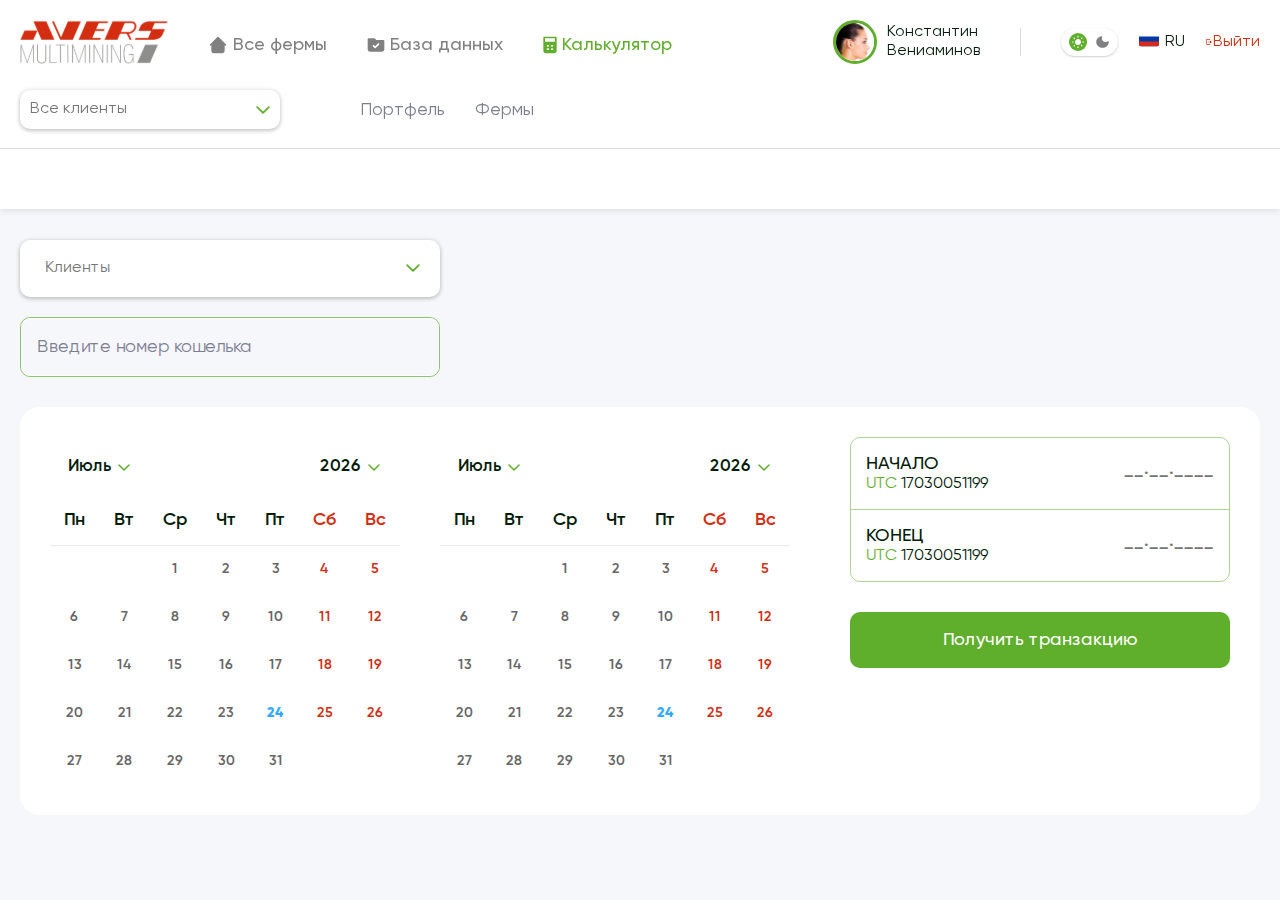
<file: admin-calculator.html>
<!DOCTYPE html>
<html lang="ru">

<head>
	<meta charset="UTF-8">
	<meta name="viewport" content="width=device-width, initial-scale=1.0">
	<title>Калькулятор</title>
	<link type="text/css" rel="stylesheet" href="./css/pikaday.css">
	<link type="text/css" rel="stylesheet" href="./style.css">
	<script src="./js/jquery.min.js"></script>
	<script src="./js/jquery.mask.min.js"></script>
	<script src="./js/pikaday.js"></script>
</head>

<body>

	<header class="header">
		<div class="header__container">
			<div class="header__burger" onclick="showMenu()">
				<div class="header__burger-line"></div>
				<div class="header__burger-line"></div>
				<div class="header__burger-line"></div>
			</div>
			<div class="header__mobile-logo mobile-logo">
				<a class="mobile-logo__link" href="/"><img class="mobile-logo__link-img"
						src="./img/icons/color-logo.svg" alt="color-logo"></a>
			</div>
			<div class="header__menu">
				<nav class="header__nav">
					<div class="header__nav-up">
						<div class="header__nav-logo nav-logo">
							<a class="nav-logo__link" href="/"><img class="nav-logo__img"
									src="./img/icons/color-logo.svg" alt="color-logo"></a>
						</div>
						<div class="header__nav-links">
							<a href="./admin-allFerms.html" class="header__nav-link">
								<div class="header__nav-image"><img src="./img/icons/house.svg" alt="briefcase"
										class="header__nav-img"></div>Все фермы
							</a>
						</div>
						<div class="header__nav-links">
							<a href="./admin-users.html" class="header__nav-link">
								<div class="header__nav-image"><img src="./img/icons/database.svg" alt="house"
										class="header__nav-img"></div>База данных
							</a>
						</div>
						<div class="header__nav-links">
							<a href="./admin-calculator.html" class="header__nav-link header__nav-link_active">
								<div class="header__nav-image"><img src="./img/icons/calculator.svg" alt="info"
										class="header__nav-img"></div>Калькулятор
							</a>
						</div>
						<div class="header__nav-admin nav-admin">
							<div class="nav-admin__selector select-drop">
								<div class="select-drop__arrow">
									<img class="select-drop__arrow-img" src="./img/icons/simple-green-arrow.svg" alt="">
								</div>
								<div class="select-drop__input-wrap">
									<input class="select-drop__input" placeholder="Все клиенты" name="name" value=""
										type="text" readonly="">
								</div>
								<div class="select-drop__list">
									<div class="select-drop__list-item">Константинов Константин</div>
									<div class="select-drop__list-item">Снетков Дмитрий</div>
									<div class="select-drop__list-item">Гоги Вася Ваааааа</div>
								</div>
							</div>
							<a class="nav-admin__link" href="">Портфель</a>
							<a class="nav-admin__link" href="">Фермы</a>
						</div>
					</div>
				</nav>

				<div class="header__interaction">
					<div class="header__interaction-left interaction-left">
						<div class="interaction-left__wrap">
							<div class="interaction-left__image">
								<img class="interaction-left__img" src="./img/example/client.jpg" alt="client">
							</div>
							<div class="interaction-left__name">
								<p>Константин</p>
								<p>Вениаминов</p>
							</div>
						</div>
					</div>

					<div class="header__interaction-right interaction-right">
						<div class="interaction-right__theme">
							<div class="interaction-right__theme-image interaction-right__theme-image_active">
								<img class="interaction-right__theme-img" src="./img/icons/light-theme.svg"
									alt="light-theme">
							</div>
							<div class="interaction-right__theme-image">
								<img class="interaction-right__theme-img" src="./img/icons/dark-theme.svg"
									alt="dark-theme">
							</div>
						</div>
						<div class="interaction-right__languages">
							<div class="interaction-right__languages-item languages-item">
								<div class="languages-item__flag">
									<img class="languages-item__img" src="./img/icons/ru.svg" alt="ru">
								</div>
								<div class="languages-item__text">RU</div>
							</div>
						</div>
						<div class="interaction-right__exit">
							<div class="interaction-right__exit-image">
								<img class="interaction-right__exit-img" src="./img/icons/exit.svg" alt="exit">
							</div>
							<div class="interaction-right__exit-text">Выйти</div>
						</div>
					</div>
				</div>
			</div>
		</div>
	</header>

	<main class="main-content main-calculator">

		<div class="main-calculator__content">

			<div class="main-calculator_left">
				<div class="main-calculator_left-selects">
					<div class="main-calculator__drop calculator-drop">
						<div class="calculator-drop__arrow">
							<img class="calculator-drop__arrow-img" src="./img/icons/simple-green-arrow.svg" alt="">
						</div>
						<div class="calculator-drop__input-wrap">
							<div class="calculator-drop__input-image">

							</div>
							<input class="calculator-drop__input" placeholder="Клиенты" name="name" value="" type="text"
								readonly="">
						</div>
						<div class="calculator-drop__list">
							<div class="calculator-drop__list-item">
								<div class="calculator-drop__list-image">
									<img class="calculator-drop__list-img" src="./img/example/Neoxa.png" alt="Neoxa">
								</div>
								<div class="calculator-drop__list-text">Неокса</div>
							</div>
							<div class="calculator-drop__list-item">
								<div class="calculator-drop__list-image">
									<img class="calculator-drop__list-img" src="./img/example/Ethics.png" alt="Ethics">
								</div>
								<div class="calculator-drop__list-text">Этика</div>
							</div>
							<div class="calculator-drop__list-item">
								<div class="calculator-drop__list-image">
									<img class="calculator-drop__list-img" src="./img/example/Alephium.png"
										alt="Alephium">
								</div>
								<div class="calculator-drop__list-text">Алефиум</div>
							</div>
						</div>
					</div>
				</div>

				<div class="main-calculator__wallet input-wrap">
					<input class="main-calculator__wallet-input form-input" placeholder="Введите номер кошелька"
						type="text" id="username" name="login" required="">
					<label class="main-calculator__wallet-label form-label" for="username">Введите номер
						кошелька</label>
				</div>

			</div>

			<div class="main-calculator__right">

				<div class="main-calculator__calendars">
					<div class="main-calculator__calendars-mobile" onclick="openModal('main-calculator__calendar', 'main-calculator__calendar_active', 'true')">
						<div class="main-calculator__calendars-image"><img class="main-calculator__calendars-img"
								src="./img/icons/calendar.svg" alt="calendar"></div>
						<div class="main-calculator__calendar-mobile">
							<input class="main-calculator__calendar-input" type="text" id="startDate"
								placeholder="__.__.____" readonly>
						</div>
						<div class="main-calculator__calendar-dash">-</div>
						<div class="main-calculator__calendar-mobile">
							<input class="main-calculator__calendar-input" type="text" id="endDate"
								placeholder="__.__.____" readonly>
						</div>
					</div>

					<div class="main-calculator__calendar-wrap">
						<div class="main-calculator__calendar main-calculator__start-date" id="start-date">
							<div class="main-calculator__calendar-close" onclick="closeModal('main-calculator__start-date', 'main-calculator__calendar_active')">СЛЕДУЮЩАЯ ДАТА</div>
						</div>
						<div class="main-calculator__calendar main-calculator__final-date" id="final-date">
							<div class="main-calculator__calendar-close" onclick="closeModal('main-calculator__final-date', 'main-calculator__calendar_active')">ВЫБРАТЬ</div>
						</div>
					</div>
				</div>

				<div class="main-calculator__compute">
					<div class="main-calculator__results">
						<div class="main-calculator__result">
							<div class="main-calculator__result-left">
								<div class="main-calculator__result-title">НАЧАЛО</div>
								<div class="main-calculator__result-text">
									<span class="main-calculator__result-green">UTC</span>
									<span class="main-calculator__result-black">17030051199</span>
								</div>
							</div>
							<div class="main-calculator__result-right">
								<input class="main-calculator__result-input" type="text" id="startDateResults"
									placeholder="__.__.____" readonly>
							</div>
						</div>
						<div class="main-calculator__result">
							<div class="main-calculator__result-left">
								<div class="main-calculator__result-title">КОНЕЦ</div>
								<div class="main-calculator__result-text">
									<span class="main-calculator__result-green">UTC</span>
									<span class="main-calculator__result-black">17030051199</span>
								</div>
							</div>
							<div class="main-calculator__result-right">
								<input class="main-calculator__result-input" type="text" id="endDateResults"
									placeholder="__.__.____" readonly>
							</div>
						</div>
					</div>
					<button class="main-calculator__compute-button">Получить транзакцию</button>
				</div>

			</div>

		</div>


	</main>

	<script>
		var startDateInput = document.getElementById('startDate');
		var endDateInput = document.getElementById('endDate');
		var startDateResultsInput = document.getElementById('startDateResults');
		var endDateResultsInput = document.getElementById('endDateResults');
		var startDate, endDate;

		// Русская локализация
		var russianLocale = {
			previousMonth: 'Предыдущий месяц',
			nextMonth: 'Следующий месяц',
			months: ['Январь', 'Февраль', 'Март', 'Апрель', 'Май', 'Июнь', 'Июль', 'Август', 'Сентябрь', 'Октябрь', 'Ноябрь', 'Декабрь'],
			weekdays: ['Воскресенье', 'Понедельник', 'Вторник', 'Среда', 'Четверг', 'Пятница', 'Суббота'],
			weekdaysShort: ['Вс', 'Пн', 'Вт', 'Ср', 'Чт', 'Пт', 'Сб']
		};

		function highlightDates(picker) {
			var dates = picker.el.querySelectorAll('.pika-button');
			dates.forEach(function (date) {
				var dateObj = new Date(date.getAttribute('data-pika-year'), date.getAttribute('data-pika-month'), date.getAttribute('data-pika-day'));
				if (startDate && endDate && dateObj > startDate && dateObj < endDate) {
					date.classList.add('highlighted-date');
				} else {
					date.classList.remove('highlighted-date');
				}
			});
		}

		function formatDate(date) {
			var day = ('0' + date.getDate()).slice(-2);
			var month = ('0' + (date.getMonth() + 1)).slice(-2);
			var year = date.getFullYear();
			return day + '.' + month + '.' + year;
		}

		var startDatePicker = new Pikaday({
			field: startDateInput,
			bound: false,
			container: document.getElementById('start-date'),
			i18n: russianLocale,
			firstDay: 1,
			format: 'DD.MM.YYYY',
			onSelect: function (date) {
				startDate = date;
				startDateInput.value = formatDate(date);
				startDateResultsInput.value = formatDate(date);
				endDatePicker.setMinDate(date);
				highlightDates(startDatePicker);
				highlightDates(endDatePicker);
			}
		});

		var endDatePicker = new Pikaday({
			field: endDateInput,
			bound: false,
			container: document.getElementById('final-date'),
			i18n: russianLocale,
			firstDay: 1,
			format: 'DD.MM.YYYY',
			onSelect: function (date) {
				endDate = date;
				endDateInput.value = formatDate(date);
				endDateResultsInput.value = formatDate(date);
				startDatePicker.setMaxDate(date);
				highlightDates(startDatePicker);
				highlightDates(endDatePicker);
			}
		});


		startDatePicker.show();
		endDatePicker.show();

		startDatePicker.hide = endDatePicker.hide = function () { };

	</script>

	<script defer>
// Получаем все элементы с классом "main-calculator__calendar"
var calendars = document.querySelectorAll('.main-calculator__calendar');

// Функция для удаления классов активных дат
function removeActiveClasses() {
  calendars.forEach(function(calendar) {
    calendar.classList.remove('main-calculator__start-date_active', 'main-calculator__final-date_active');
  });
}

// Добавляем обработчик события click для всего документа
document.body.addEventListener('click', function(event) {
  // Проверяем, была ли нажата кнопка с классом "pika-button"
  if (event.target.classList.contains('pika-button')) {
    // При нажатии кнопки удаляем активные классы у элементов с календарем
    removeActiveClasses();
  }
});

	</script>
	<script type="text/javascript" src="./media.js"></script>
</body>

</html>
</file>
<file: css/pikaday.css>
@charset "UTF-8";

@font-face {
    font-family: Gilroy;
    src: url(../fonts/Gilroy-UltraLight.woff2) format("woff2"), url(../fonts/Gilroy-UltraLight.woff) format("woff2"), url(../fonts/Gilroy-UltraLight.ttf) format("truetype");
    font-weight: 200;
    font-style: normal;
}

@font-face {
    font-family: Gilroy;
    src: url(../fonts/Gilroy-Light.woff2) format("woff2"), url(../fonts/Gilroy-Light.woff) format("woff2"), url(../fonts/Gilroy-Light.ttf) format("truetype");
    font-weight: 300;
    font-style: normal;
}

@font-face {
    font-family: Gilroy;
    src: url(../fonts/Gilroy-Regular.woff2) format("woff2"), url(../fonts/Gilroy-Regular.woff) format("woff2"), url(../fonts/Gilroy-Regular.ttf) format("truetype");
    font-weight: 400;
    font-style: normal;
}

@font-face {
    font-family: Gilroy;
    src: url(../fonts/Gilroy-Medium.woff2) format("woff2"), url(../fonts/Gilroy-Medium.woff) format("woff2"), url(../fonts/Gilroy-Medium.ttf) format("truetype");
    font-weight: 500;
    font-style: normal;
}

@font-face {
    font-family: Gilroy;
    src: url(../fonts/Gilroy-Semibold.woff2) format("woff2"), url(../fonts/Gilroy-Semibold.woff) format("woff2"), url(../fonts/Gilroy-Semibold.ttf) format("truetype");
    font-weight: 600;
    font-style: normal;
}

@font-face {
    font-family: Gilroy;
    src: url(../fonts/Gilroy-Extrabold.woff2) format("woff2"), url(../fonts/Gilroy-Extrabold.woff) format("woff2"), url(../fonts/Gilroy-Extrabold.ttf) format("truetype");
    font-weight: 800;
    font-style: normal;
}

@font-face {
    font-family: Gilroy;
    src: url(../fonts/Gilroy-Heavy.woff2) format("woff2"), url(../fonts/Gilroy-Heavy.woff) format("woff2"), url(../fonts/Gilroy-Heavy.ttf) format("truetype");
    font-weight: 900;
    font-style: normal;
}



/*!
 * Pikaday
 * Copyright © 2014 David Bushell | BSD & MIT license | https://dbushell.com/
 */

.pika-single {
    z-index: 1;
    display: block;
    position: relative;
    color: unset;
    background: #fff;
    border: unset;
    border-bottom-color: unset;
    font-family: "Gilroy";
}

.pika-lendar {
    float: left;
    width: 100%;
    margin: 8px;
}

/*
clear child float (pika-lendar), using the famous micro clearfix hack
http://nicolasgallagher.com/micro-clearfix-hack/
*/
.pika-single:before,
.pika-single:after {
    content: " ";
    display: table;
}

.pika-single:after {
    clear: both
}

.pika-single.is-hidden {
    display: none;
}

.pika-single.is-bound {
    position: absolute;
    box-shadow: 0 5px 15px -5px rgba(0, 0, 0, .5);
}

.pika-lendar {
    float: unset;
    width: 100%;
    margin: unset;
}

.pika-title {
    position: relative;
    text-align: center;
}

.pika-label {
    display: inline-block;
    position: relative;
    z-index: 9999;
    overflow: hidden;
    margin: 0;
    padding: 5px 3px;
    font-size: 14px;
    line-height: 20px;
    font-weight: bold;
    background-color: #fff;
}

.pika-title select {
    cursor: pointer;
    position: absolute;
    z-index: 9998;
    margin: 0;
    left: 0;
    top: 5px;
    opacity: 0;
}

.pika-prev,
.pika-next {
    display: block;
    cursor: pointer;
    position: relative;
    outline: none;
    border: 0;
    padding: 0;
    width: 20px;
    height: 30px;
    /* hide text using text-indent trick, using width value (it's enough) */
    text-indent: 20px;
    white-space: nowrap;
    overflow: hidden;
    background-color: transparent;
    background-position: center center;
    background-repeat: no-repeat;
    background-size: 75% 75%;
    opacity: .5;
}

.pika-prev:hover,
.pika-next:hover {
    opacity: 1;
}

.pika-prev,
.is-rtl .pika-next {
    float: left;
    background-image: url('[data-uri]');
}

.pika-next,
.is-rtl .pika-prev {
    float: right;
    background-image: url('[data-uri]');
}

.pika-prev.is-disabled,
.pika-next.is-disabled {
    cursor: default;
    opacity: .2;
}

.pika-select {
    display: inline-block;
}

.pika-table {
    width: 100%;
    border-collapse: collapse;
    border-spacing: 0;
    border: 0;
}

.pika-table th,
.pika-table td {
    width: 14.285714285714286%;
    padding: 0;
}

.pika-table th {
    color: #999;
    font-size: 12px;
    line-height: 25px;
    font-weight: bold;
    text-align: center;
}

.pika-button {
    cursor: pointer;
    display: block;
    box-sizing: border-box;
    -moz-box-sizing: border-box;
    outline: none;
    border: 0;
    margin: 0;
    width: 100%;
    padding: 5px;
    color: #666;
    font-size: 12px;
    line-height: 15px;
    text-align: right;
    background: #f5f5f5;
    height: initial;
}

.pika-week {
    font-size: 11px;
    color: #999;
}

.is-today .pika-button {
    color: #33aaff;
    font-weight: bold;
}

.is-selected .pika-button,
.has-event .pika-button {
    color: #fff;
    font-weight: bold;
    background: #33aaff;
    box-shadow: inset 0 1px 3px #178fe5;
    border-radius: 3px;
}

.has-event .pika-button {
    background: #005da9;
    box-shadow: inset 0 1px 3px #0076c9;
}

.is-disabled .pika-button,
.is-inrange .pika-button {
    background: #D5E9F7;
    height: 48px;
}

.is-startrange .pika-button {
    color: #fff;
    background: #6CB31D;
    box-shadow: none;
    border-radius: 3px;
}

.is-endrange .pika-button {
    color: #fff;
    background: #33aaff;
    box-shadow: none;
    border-radius: 3px;
}

.is-disabled .pika-button {
    pointer-events: none;
    cursor: default;
    color: #999;
    opacity: .3;
}

.is-outside-current-month .pika-button {
    color: #999;
    opacity: .3;
}

.is-selection-disabled {
    pointer-events: none;
    cursor: default;
}

.pika-button:hover,
.pika-row.pick-whole-week:hover .pika-button {
    color: #fff;
    background: #ff8000;
    box-shadow: none;
    border-radius: 3px;
}

/* styling for abbr */
.pika-table abbr {
    border-bottom: none;
    cursor: help;
}
</file>
<file: style.css>
@font-face {
	font-family: Gilroy;
	src: url(../fonts/Gilroy-UltraLight.woff2) format("woff2"), url(../fonts/Gilroy-UltraLight.woff) format("woff2"), url(../fonts/Gilroy-UltraLight.ttf) format("truetype");
	font-weight: 200;
	font-style: normal;
}

@font-face {
	font-family: Gilroy;
	src: url(../fonts/Gilroy-Light.woff2) format("woff2"), url(../fonts/Gilroy-Light.woff) format("woff2"), url(../fonts/Gilroy-Light.ttf) format("truetype");
	font-weight: 300;
	font-style: normal;
}

@font-face {
	font-family: Gilroy;
	src: url(../fonts/Gilroy-Regular.woff2) format("woff2"), url(../fonts/Gilroy-Regular.woff) format("woff2"), url(../fonts/Gilroy-Regular.ttf) format("truetype");
	font-weight: 400;
	font-style: normal;
}

@font-face {
	font-family: Gilroy;
	src: url(../fonts/Gilroy-Medium.woff2) format("woff2"), url(../fonts/Gilroy-Medium.woff) format("woff2"), url(../fonts/Gilroy-Medium.ttf) format("truetype");
	font-weight: 500;
	font-style: normal;
}

@font-face {
	font-family: Gilroy;
	src: url(../fonts/Gilroy-Semibold.woff2) format("woff2"), url(../fonts/Gilroy-Semibold.woff) format("woff2"), url(../fonts/Gilroy-Semibold.ttf) format("truetype");
	font-weight: 600;
	font-style: normal;
}

@font-face {
	font-family: Gilroy;
	src: url(../fonts/Gilroy-Extrabold.woff2) format("woff2"), url(../fonts/Gilroy-Extrabold.woff) format("woff2"), url(../fonts/Gilroy-Extrabold.ttf) format("truetype");
	font-weight: 800;
	font-style: normal;
}

@font-face {
	font-family: Gilroy;
	src: url(../fonts/Gilroy-Heavy.woff2) format("woff2"), url(../fonts/Gilroy-Heavy.woff) format("woff2"), url(../fonts/Gilroy-Heavy.ttf) format("truetype");
	font-weight: 900;
	font-style: normal;
}



*,
*::before,
*::after {
	padding: 0;
	margin: 0;
	border: 0;
	box-sizing: border-box;
}

html,
body {
	line-height: normal;
	color: #041D0A;
	background-color: #F6F7FA;
	font-size: 16px;
	font-weight: 400;
	font-family: "Gilroy", sans-serif;
}

a {
	text-decoration: none;
	color: #041D0A;
	font-family: "Gilroy", sans-serif;
}

ul,
ol,
li {
	list-style: none;
}

input {
	outline: none;
	font-family: "Gilroy", sans-serif;
	font-weight: 400;
}

h1 {
	font-size: 24px;
	line-height: 50px;
	font-family: Rounds, sans-serif;
	font-weight: 400;
}

h2 {
	font-size: 24px;
	line-height: 28px;
	font-family: Gilroy, sans-serif;
	font-weight: 700;
}

h3,
h4,
h5,
h6 {
	font-size: 16px;
	line-height: 22px;
	font-family: Gilroy, sans-serif;
	font-weight: 700;
}

button {
	font-family: "Gilroy", sans-serif;
	color: #041D0A;
}

.container {
	max-width: 1760px;
}

.select-drop {
	border-radius: 10px;
	background-color: #FFF;
	position: relative;
	cursor: pointer;
}

.select-drop__arrow {
	width: 14px;
	height: 14px;
	top: 8px;
	right: 10px;
	position: absolute;
	transform: translateY(5px) rotate(-180deg);
	transition: all 0.5s ease;
	display: flex;
	justify-content: center;
	align-items: center;
}

.select-drop_active .select-drop__arrow {
	transform: translateY(5px) rotate(0deg);
}

.select-drop__arrow-img {
	width: 100%;
	object-fit: cover;
}

.select-drop__input-wrap {
	width: 100%;
	height: 100%;
}

.select-drop__input {
	width: 100%;
	height: 100%;
	font-size: 16px;
	cursor: pointer;
}

.select-drop__list {
	width: 100%;
	max-height: 0px;
	top: 45px;
	left: 0;
	position: absolute;
	overflow: hidden;
	transition: max-height 0.5s ease-in-out;
	border-radius: 10px;
	background: #FFF;
	box-shadow: 0px 2px 4px 0px rgba(36, 36, 36, 0.20), 0px 0px 4px 0px rgba(36, 36, 36, 0.15);
	overflow-y: auto;
	scrollbar-width: none;
	scrollbar-color: #DFDFDF rgba(223, 223, 223, 0.30);
	z-index: 1;
}

.select-drop__list::-webkit-scrollbar {
	width: 0px;
	background-color: rgba(223, 223, 223, 0.30);
	border-radius: 10px;
}

.select-drop_active .select-drop__list {
	max-height: 300px;
}

.select-drop__list-item {
	padding: 10px;
	background-color: #fff;
	cursor: pointer;
}

.select-drop__list-item:hover {
	background: rgba(95, 174, 44, 0.10);
}

.select-drop__list-image {}

.select-drop__list-img {}


/*
*********
MAIN PAGE
*********
*/


.main-page {}

.main-page__background {
	top: 0;
	bottom: 0px;
	left: 0;
	right: 0;
	position: fixed;
	display: flex;
	align-items: stretch;
	overflow: hidden;
	z-index: 0;
}

.main-page__background-img {
	width: 100%;
	/* height: 100%; */
	object-fit: cover;
}

.main-page__header {
	top: 50px;
	left: 0;
	right: 0;
	position: fixed;
	max-width: 1760px;
	margin: auto;
	z-index: 1;
	display: flex;
	justify-content: space-between;
}

.main-page__header-left {}

.main-page__header-logo {}

.main-page__header-logoMain {}

.main-page__header-right {}

.main-page__header-buttons {
	display: flex;
	align-items: stretch;
	gap: 20px;
}

.main-page__header-personal {
	height: 55px;
	padding: 16px 45px;
	border-radius: 10px;
	font-size: 18px;
	color: #fff;
	background-color: #5FAE2C;
	display: flex;
	align-items: center;
	cursor: pointer;
}

.main-page__header-personal img {
	margin-right: 10px;
}

.main-page__header-phone {
	width: 55px;
	border-radius: 10px;
	background-color: #5FAE2C;
	display: flex;
	align-items: center;
	justify-content: center;
	cursor: pointer;
}

.main-page__header-telegram {
	width: 55px;
	border-radius: 10px;
	background-color: #5FAE2C;
	display: flex;
	align-items: center;
	justify-content: center;
	cursor: pointer;
}

.main-page__title {
	position: relative;
	max-width: 1760px;
	margin: 0 auto;
	margin-top: 300px;
	z-index: 1;
}

.main-page__title-big {
	max-width: 650px;
	font-size: 82px;
	color: #fff;
}

.main-page__title-green {
	color: #5FAE2C;
}

.main-page__title-little {
	margin-top: 20px;
	color: #FFF;
	font-size: 22px;
}

.main-page__title-personal {
	display: none;
}

.main-page__title-personal {}

.main-page__carousel {
	position: absolute;
	bottom: 70px;
	width: 100%;
	z-index: 1;
}

.main-page__carousel-alert {
	color: #FFF;
	font-size: 18px;
	max-width: 1760px;
	margin: 0 auto;
	margin-bottom: 20px;
}

.main-page__carousel-wrap {
	width: 100%;
	overflow-x: scroll;
	overflow-y: hidden;
	scrollbar-width: none
}

.main-page__carousel-wrap::-webkit-scrollbar {
	display: none
}

.main-page__carousel-scroll {
	display: flex;
	flex-direction: row;
	flex-wrap: nowrap;
	max-width: 1760px;
	margin: 0 auto;
}

.main-page__carousel-content {
	display: flex;
	gap: 20px;
	justify-content: space-between;
}

.main-page__carousel-item {
	width: 230px;
	height: 100px;
	background-color: #3c3c3c;
	border-radius: 10px;
}

.main-page__modal {
	/* position: relative; */
	/* overflow: hidden; */
}

.main-page__modal-close {
	width: 48px;
	height: 48px;
	top: 50px;
	right: 80px;
	position: fixed;
	background-color: unset;
	transform: translateX(300%);
	transition: transform 0.5s ease-in-out;
	cursor: pointer;
	z-index: 999;
}

.main-page__modal-item_active .main-page__modal-close {
	transform: translateX(0);
}

.main-page__modal-line:first-child {
	width: 100%;
	height: 5px;
	border-radius: 3px;
	background-color: #fff;
	transform: translateY(1px) rotate(45deg);
}

.main-page__modal-line:last-child {
	width: 100%;
	height: 5px;
	border-radius: 3px;
	background-color: #fff;
	transform: translateY(-4px) rotate(-45deg);
}

.main-page__authorization {
	top: 0;
	bottom: 0;
	right: -1px;
	position: fixed;
	width: 600px;
	padding-left: 50px;
	background-color: #2A2C2F;
	border-left: 1px solid #ffffff82;
	transform: translateX(110%);
	transition: transform 0.5s ease-in-out;
	z-index: 10;
	display: flex;
	align-items: center;
}

.main-page__modal-container {
	width: 100%;
}

.main-page__modal-title {
	color: #5FAE2C;
	font-size: 32px;
	margin-bottom: 10px;
}

.main-page__modal-paragraph {
	color: #FFF;
	font-size: 18px;
	/* 22.5px */
	padding-bottom: 15px;
	padding-right: 50px;
	border-bottom: 1px solid #ffffff82;
}

.main-page__modal-form {
	margin-top: 30px;
	padding-right: 80px;
}

.main-page__modal-content {
	margin-bottom: 40px;
	display: flex;
	flex-direction: column;
	gap: 20px;
}

.main-page__modal-name {}

.input-wrap {
	position: relative;
}

.main-page__modal-label {}

.form-label {
	position: absolute;
	bottom: 20px;
	left: 15px;
	color: rgba(255, 255, 255, 0.50);
	opacity: 0;
	transition: all 0.5s;
	z-index: 0;
	font-weight: 400;
}

.form-input:focus+.form-label {
	opacity: 1;
	bottom: 37px;
	color: #848B90;
	font-size: 12px;
	font-family: 'Muller', sans-serif;
	font-weight: 300;
	z-index: 3;
}

.form-input:valid:not(:placeholder-shown)+.form-label {
	opacity: 1;
	bottom: 37px;
	color: #848B90;
	font-size: 12px;
	font-family: 'Muller', sans-serif;
	z-index: 3;
}

.main-page__modal-input {}

.form-input {
	width: 100%;
	padding: 19px 15px;
	font-size: 18px;
	color: #fff;
	background-color: unset;
	border-radius: 10px;
	border: 1px solid #fff;
	transition: all 1s, padding 0s;
	position: relative;
	z-index: 1;
}

.form-input:focus {
	padding: 23px 15px 15px 15px;
}

.form-input:valid:not(:placeholder-shown) {
	padding: 23px 15px 15px 15px;
}

.form-input::-webkit-input-placeholder {
	color: rgba(255, 255, 255, 0.50);
	;
}

.form-input::-moz-placeholder {
	color: rgba(255, 255, 255, 0.50);
	;
}

.form-input:focus::-webkit-input-placeholder {
	color: rgb(255 255 255 / 0%);
	;
}

.form-input:focus::-moz-placeholder {
	color: rgb(255 255 255 / 0%);
	;
}

.form-input:valid:not(:placeholder-shown)::-webkit-input-placeholder {
	color: rgb(255 255 255 / 0%);
	;
}

.form-input:valid:not(:placeholder-shown)::-moz-placeholder {
	color: rgb(255 255 255 / 0%);
	;
}

.form-input:focus+.form-lable {
	opacity: 1;
	bottom: 30px;
	color: #848B90;
	font-size: 12px;
	font-family: 'Muller', sans-serif;
	font-weight: 300;
	z-index: 3;
}

.form-input:valid:not(:placeholder-shown)+.form-lable {
	opacity: 1;
	bottom: 30px;
	color: #848B90;
	font-size: 12px;
	font-family: 'Muller', sans-serif;
	z-index: 3;
}

.main-page__modal-password {}

.main-page__modal-buttons {
	display: flex;
	justify-content: space-between;
}

.main-page__modal-checkbox {
	color: #fff;
	display: flex;
	align-items: center;
}

.main-page__modal-check {
	-webkit-appearance: none;
	/* Remove default appearance */
	-moz-appearance: none;
	/* appearance: none; */
	width: 20px;
	height: 20px;
	margin-right: 10px;
	border: 1px solid #fff;
	background-color: #2a2c2f;
	border-radius: 2px;
	outline: none;
}

.main-page__modal-check:checked::before {
	content: '\2714';
	/* check mark symbol Unicode */
	display: block;
	text-align: center;
	font-size: 16px;
	line-height: 18px;
	color: white;
}

.main-page__modal-check:checked {
	background-color: #5FAE2C;
	/* Change background color when checked */
	border: 1px solid #5FAE2C;
}

.main-page__modal-recall {
	color: #5FAE2C;
	font-size: 16px;
	font-weight: 500;
	background-color: unset;
	cursor: pointer;
}

.main-page__modal-submit {
	width: 100%;
	padding: 15px 40px;
	border-radius: 10px;
	color: #fff;
	background: #5FAE2C;
	font-size: 18px;
	font-style: normal;
	font-weight: 500;
	cursor: pointer;
	display: flex;
	align-items: center;
	gap: 10px;
	justify-content: center;
}

.main-page__recovery {
	top: 0;
	bottom: 0;
	right: -1px;
	position: fixed;
	width: 600px;
	padding-left: 50px;
	background-color: #2A2C2F;
	border-left: 1px solid #ffffff82;
	transform: translateX(110%);
	transition: transform 0.5s ease-in-out;
	z-index: 10;
	display: flex;
	align-items: center;
}

.main-page__modal-back {
	color: #FFF;
	background-color: unset;
	font-size: 18px;
	font-weight: 500;
	margin-bottom: 20px;
	cursor: pointer;
	display: flex;
	align-items: center;
}

.main-page__recovery-title {}

.main-page__recovery-paragraph {}

.main-page__recovery-form {}

.main-page__recovery-content {}

.main-page__recovery-mail {}

.main-page__recovery-label {}

.main-page__recovery-input {}

.main-page__recovery-submit {}

.main-page__phone {
	top: 0;
	bottom: 0;
	right: -1px;
	position: fixed;
	width: 600px;
	padding-left: 50px;
	background-color: #2A2C2F;
	border-left: 1px solid #ffffff82;
	transform: translateX(110%);
	transition: transform 0.5s ease-in-out;
	z-index: 10;
	display: flex;
	align-items: center;
}

.main-page__modal-item_active {
	transform: translateX(0%);
}

.mask-phone {}

@media (max-height: 1080px) {

	.main-page__carousel {
		margin-top: 240px;
		margin-bottom: 70px;
		position: relative;
		z-index: 1;
	}

}

@media (max-width: 1920px) {

	.main-page {
		padding: 0px 20px;
	}

	.main-page__header {
		padding: 0px 20px;
	}

	.main-page__carousel {
		margin-right: -20px;
		width: unset;
	}

}

@media (max-width: 1000px) {

	.main-page__header-personal {
		display: none;
	}

	.main-page__header-phone {
		height: 55px;
	}

	.main-page__title-little {
		display: none;
	}

	.main-page__title-big {
		max-width: 540px;
		font-size: 65px;
	}

	.main-page__title-personal {
		height: 55px;
		margin-top: 20px;
		padding: 16px 60px;
		border-radius: 10px;
		font-size: 18px;
		color: #fff;
		background-color: #5FAE2C;
		display: flex;
		align-items: center;
		cursor: pointer;
		gap: 10px;
	}

}

@media (max-width: 600px) {

	.select-drop_active .select-drop__list {
		max-height: 160px;
	}

	.main-page__header {
		top: 20px;
		z-index: 15;
	}

	.main-page__header-logo {
		max-width: 150px;
		display: flex;
	}

	.main-page__header-phone {
		width: 50px;
		height: 50px;
	}

	.main-page__header-telegram {
		width: 50px;
		height: 50px;
	}

	.main-page__header-logoMain {
		width: 100%;
	}

	.main-page__modal_active .main-page__modal-close {
		right: 20px;
	}

	.main-page__modal-close {
		top: 120px;
		width: 35px;
		height: 35px;
	}

	.main-page__title-big {
		max-width: 350px;
		font-size: 43px;
	}

	.main-page__modal-form {
		padding-right: 20px;
	}

	.main-page__authorization {
		right: 0px;
		left: 0px;
		width: unset;
		padding-left: 20px;
		border-left: 0px solid #ffffff82;
	}

	.main-page__recovery {
		right: 0px;
		left: 0px;
		width: unset;
		padding-left: 20px;
		border-left: 0px solid #ffffff82;
	}

	.main-page__phone {
		right: 0px;
		left: 0px;
		width: unset;
		padding-left: 20px;
		border-left: 0px solid #ffffff82;
	}

	.main-page__modal-title {
		font-size: 27px;
	}

	.main-page__modal-paragraph {
		font-size: 16px;
		padding-right: 20px;
	}

	.main-page__modal-input {
		padding: 15px 15px;
		font-size: 16px;
	}

	.main-page__modal-checkbox {
		font-size: 14px;
	}

	.main-page__modal-recall {
		font-size: 14px;
	}

	.main-page__title {
		margin-top: 150px;
	}

	.main-page__carousel {
		margin-top: unset;
		margin-bottom: unset;
		position: absolute;
		bottom: 20px;
		width: 100%;
		z-index: 1;
	}


}






/*
*********
HEADER
*********
*/


.header {
	top: 0;
	left: 0;
	right: 0;
	position: fixed;
	padding: 20px;
	background: #FFF;
	box-shadow: 0px 2px 6px 0px rgba(36, 36, 36, 0.10);
	z-index: 9;
}

.header:before {
	content: "";
	height: 1px;
	background-color: #D7D9DF;
	bottom: 60px;
	left: 0;
	right: 0;
	position: absolute;
}

.header__container {
	position: relative;
	max-width: 1720px;
	margin: 0 auto;
}

.header__burger {
	display: none;
}

.header__burger-line {}

.header__mobile-logo {
	display: none;
}

.mobile-logo {}

.mobile-logo__link {}

.mobile-logo__link-img {}

.header__menu {
	display: flex;
	justify-content: space-between;
	align-items: flex-start;
}

.header__nav {
	display: flex;
	flex-direction: column;
}

.header__nav-up {
	padding-bottom: 60px;
	display: flex;
	gap: 20px 40px;
	flex-wrap: wrap;
}

.header__nav-logo {
	margin-right: 40px;
}

.nav-logo {}

.nav-logo__link {}

.nav-logo__img {}

.header__nav-link {
	color: #7D7E92;
	font-size: 18px;
	font-weight: 500;
	filter: contrast(0);
	display: flex;
	align-items: center;
	gap: 5px;
}

.header__nav-links {
	display: flex;
	align-items: center;
}

.header__nav-link_active {
	filter: unset;
	color: #5FAE2C;
}

.header__nav-image {
	display: flex;
	align-items: center;
}

.header__nav-img {}

.header__nav-down {
	bottom: 0;
	left: 0;
	position: absolute;
	padding-top: 20px;
	display: flex;
	gap: 50px;
}

.nav-down {}

.nav-down__link {
	color: #7D7E92;
	font-size: 16px;
}

.nav-down__link_active {
	color: #5FAE2C;
	border-bottom: 1px solid #5FAE2C;
}

.header__interaction {
	display: flex;
	gap: 40px;
	align-items: center;
}

.header__interaction-left {}

.interaction-left {}

.interaction-left__wrap {
	cursor: pointer;
	display: flex;
	align-items: center;
	gap: 10px;
}

.interaction-left__image {
	width: 44px;
	height: 44px;
	overflow: hidden;
	border: 3px solid #5fae2c;
	border-radius: 50px;
	display: flex;
	align-items: center;
	justify-content: center;
}

.interaction-left__img {
	width: 100%;
	object-fit: cover;
}

.interaction-left__name {
	color: #041D0A;
}

.header__interaction-right {
	padding-left: 40px;
	border-left: 1px solid #D7D9DF;
	display: flex;
	align-items: center;
	gap: 20px;
}

.interaction-right {}

.interaction-right__theme {
	width: 65px;
	padding: 5px 8px;
	border-radius: 30px;
	background: #FFF;
	box-shadow: 0px 1px 2px 0px rgba(36, 36, 36, 0.20), 0px 0px 1px 0px rgba(36, 36, 36, 0.10);
	display: flex;
	align-items: center;
	flex-direction: row;
	flex-wrap: nowrap;
	gap: 8px;
}

.interaction-right__theme-image {
	filter: contrast(0);
	cursor: pointer;
	display: flex;
	align-items: center;
	justify-content: center;
}

.interaction-right__theme-image_active {
	filter: unset;
}

.interaction-right__theme-img {
	width: 100%;
	object-fit: cover;
}

.interaction-right__languages {}

.interaction-right__languages-item {
	cursor: pointer;
	display: flex;
	align-items: center;
	gap: 5px;
}

.languages-item {}

.languages-item__flag {}

.languages-item__img {}

.languages-item__text {}

.interaction-right__exit {
	cursor: pointer;
	display: flex;
	align-items: center;
}

.interaction-right__exit-image {
	display: flex;
	align-items: center;
	justify-content: center;
}

.interaction-right__exit-img {
	width: 100%;
	object-fit: cover;
}

.interaction-right__exit-text {
	color: #D32E12;
}

.header__nav-admin {
	padding-right: 30px;
	display: flex;
	align-items: center;
	gap: 30px;
}

.nav-admin {}

.nav-admin__selector {
	width: 260px;
	height: 39px;
	margin-right: 50px;
	color: #041D0A;
	box-shadow: 0px 2px 4px 0px rgba(36, 36, 36, 0.20), 0px 0px 4px 0px rgba(36, 36, 36, 0.15);
}

.nav-admin__selector .select-drop__input-wrap {
	padding: 10px;
}

.nav-admin__link {
	color: #7D7E92;
	font-size: 18px;
}


@media (max-width: 1800px) {

	.header__nav-logo {
		margin-right: 0px;
	}

}

@media (max-width: 1200px) {

	.header {
		padding: 14px 20px;
		box-shadow: unset;
		z-index: 9999999999;
	}

	.header:before {
		display: none;
	}

	.header__burger {
		display: block;
	}

	.header__burger {
		display: block;
		width: 36px;
		height: 36px;
		top: 20px;
		right: 20px;
		position: fixed;
		z-index: 999;
	}

	.header__burger-line {
		width: 100%;
		height: 4px;
		background-color: #151516;
		opacity: 1;
		transition: all 0.5s;
	}

	.header__burger-line:nth-child(1) {
		transform: translate(0px, 0px);
	}

	.header__burger-line:nth-child(2) {
		transform: translate(0px, 12px);
	}

	.header__burger-line:nth-child(3) {
		transform: translate(0px, 24px);
	}

	.header__burger_active .header__burger-line:nth-child(1) {
		transform: translate(0px, 16px) rotate(45deg);
	}

	.header__burger_active .header__burger-line:nth-child(2) {
		transform: translate(0px, 12px) rotate(45deg);
		opacity: 0;
	}

	.header__burger_active .header__burger-line:nth-child(3) {
		transform: translate(0px, 8px) rotate(-45deg);
	}

	.header__nav-logo {
		display: none;
	}

	.header__menu {
		max-width: 500px;
		width: 100%;
		top: 0;
		bottom: -150px;
		right: 0;
		position: fixed;
		transform: translateX(110%);
		padding: 70px 20px 170px 20px;
		background-color: #fff;
		box-shadow: -5px 0px 6px 0px rgba(36, 36, 36, 0.10);
		overflow-y: scroll;
		overflow-x: hidden;
		transition: transform 0.7s ease-in-out;
		display: flex;
		justify-content: unset;
		flex-direction: column;
		align-items: unset;
	}

	.header__menu_show {
		transform: translateX(0%);
	}

	.header__nav {
		margin-bottom: 40px;
	}

	.header__interaction {
		width: 100%;
		margin-top: auto;
		position: unset;
		display: flex;
		gap: 20px;
		align-items: flex-start;
		flex-direction: column-reverse;
	}

	.header__interaction-right {
		width: 100%;
		padding-bottom: 20px;
		padding-left: unset;
		border-left: unset;
		border-bottom: 1px solid #D7D9DF;
		display: flex;
		align-items: center;
		gap: 20px;
		justify-content: space-between;
	}

	.interaction-right__theme {
		width: 90px;
		padding: 10px 10px;
		border-radius: 30px;
		background: #FFF;
		box-shadow: 0px 1px 2px 0px rgba(36, 36, 36, 0.20), 0px 0px 1px 0px rgba(36, 36, 36, 0.10);
		display: flex;
		align-items: center;
		flex-direction: row;
		flex-wrap: nowrap;
		gap: 8px;
		justify-content: space-between;
		order: 1;
	}

	.interaction-right__theme-image {
		width: 25px;
		cursor: pointer;
		display: flex;
		align-items: center;
		justify-content: center;
	}

	.interaction-right__languages {
		order: 0;
	}

	.interaction-right__exit {
		order: 3;
	}

	.header__nav-up {
		padding-bottom: unset;
		gap: 40px;
		flex-wrap: nowrap;
		flex-direction: column;
		align-items: flex-start;
	}

	.header__nav-admin {
		padding-right: unset;
		align-items: flex-start;
		gap: 40px;
		flex-direction: column;
	}

	.header__nav-links {
		display: flex;
		align-items: flex-start;
		flex-direction: column;
	}

	.header__nav-down {
		position: static;
		padding-top: 20px;
		padding-left: 45px;
		display: flex;
		gap: 20px;
		flex-direction: column;
	}

	.nav-down__link {
		position: relative;
	}

	.nav-down__link:before {
		content: "";
		position: absolute;
		top: 0;
		bottom: 0;
		left: -15px;
		margin: auto;
		width: 5px;
		height: 5px;
		background-color: #7d7e92;
		border-radius: 10px;
	}

	.nav-down__link_active:before {
		background-color: #5FAE2C;
	}

	.nav-down__link_active {
		border-bottom: unset;
	}

	.header__mobile-logo {
		display: block;
	}

	.header__nav-link {
		gap: 10px;
	}

	.nav-admin__selector {
		order: 1;
	}

}





/*
*********
CLIENT LIST
*********
*/

.main-content {
	max-width: 1760px;
	margin: 0 auto;
	margin-top: 240px;
	padding: 0px 20px;
}

.mining-briefcase {
	display: flex;
}

.mining-briefcase__left {
	max-width: 1360px;
	width: 100%;
	z-index: 1;
	position: relative;
}

.mining-briefcase__left-names {
	padding: 0px 20px 20px 20px;
	display: flex;
}

.mining-briefcase__left-name {}

.mining-briefcase__left-name_id {
	max-width: 100px;
	width: 100%;
}

.mining-briefcase__left-name_coin {
	max-width: 205px;
	width: 100%;
}

.mining-briefcase__left-name_type {
	max-width: 175px;
	width: 100%;
}

.mining-briefcase__left-name_wallet {
	max-width: 240px;
	width: 100%;
}

.mining-briefcase__left-name_quantity {
	max-width: 165px;
	width: 100%;
}

.mining-briefcase__left-name_price {
	max-width: 170px;
	width: 100%;
}

.mining-briefcase__left-name_balance {
	max-width: 135px;
	width: 100%;
}

.mining-briefcase__left-name_course {
	max-width: 115px;
	width: 100%;
}

.mining-briefcase__left-span {}

.mining-briefcase__left-list {
	height: calc(100vh - 279px);
	overflow-y: auto;
	overflow-x: hidden;
	padding-right: 5px;
	scrollbar-width: thin;
	scrollbar-color: #DFDFDF rgba(223, 223, 223, 0.30);

	;
	display: flex;
	flex-direction: column;
	gap: 10px;
}

.mining-briefcase__left-list::-webkit-scrollbar {
	width: 5px;
	background-color: rgba(223, 223, 223, 0.30);

	;
	border-radius: 10px;
}

.mining-briefcase__left-list::-webkit-scrollbar-thumb {
	border-radius: 10px;
	background-color: #DFDFDF;
}

.mining-briefcase__left-list::-webkit-scrollbar-track {
	border-radius: 10px;
	background-color: rgba(223, 223, 223, 0.30);

	;
}

.mining-briefcase__left-coin {
	padding: 20px;
	border-radius: 10px;
	background: #FFF;
	box-shadow: 0px 1px 2px 0px rgba(36, 36, 36, 0.10);
	display: flex;
	align-items: center;
}

.item-coin {}

.item-coin__orientation {
	max-width: 305px;
	width: 100%;
	display: flex;
}

.item-coin__order {
	max-width: 100px;
	width: 100%;
	font-size: 18px;
	display: flex;
	align-items: center;
}

.item-coin__order-green {
	color: #5FAE2C;
}

.item-coin__name {
	max-width: 205px;
	width: 100%;
	display: flex;
	align-items: center;
	gap: 5px;
}

.item-coin__name-image {
	width: 40px;
	height: 40px;
	display: flex;
	justify-content: center;
	align-items: center;
}

.item-coin__name-img {
	width: 100%;
	object-fit: cover;
}

.item-coin__name-text {
	display: flex;
	flex-direction: column;
}

.item-coin__name-first {
	font-size: 18px;
}

.item-coin__name-second {
	color: #7D7E92;
}

.item-coin__type {
	max-width: 175px;
	width: 100%;
}

.item-coin__type_mining {}

.item-coin__type-value {
	display: inline-block;
	padding: 5px 10px;
	border-radius: 40px;
}

.item-coin__type_mining .item-coin__type-value {
	color: #FF6542;
	background: rgba(255, 101, 66, 0.10);
}

.item-coin__type_nodes .item-coin__type-value {
	color: #004777;
	background: rgba(0, 71, 119, 0.10);
}

.item-coin__type_investments .item-coin__type-value {
	color: #5FAE2C;
	background: rgba(95, 174, 44, 0.10);
}

.item-coin__wallet {
	max-width: 240px;
	width: 100%;
	display: flex;
	gap: 10px;
	align-items: center;
}

.item-coin__wallet-text {
	display: none;
}

.item-coin__wallet-value {
	font-size: 18px;
	max-width: 170px;
	white-space: nowrap;
	overflow: hidden;
	text-overflow: ellipsis;
}

.item-coin__wallet-copy {
	cursor: pointer;
	display: flex;
	justify-content: center;
	align-items: center;
	filter: unset;
	transform: scale(1);
	transition: all 0.1s;
}

.item-coin__wallet-copy:active {
	transform: scale(1.1);
	filter: hue-rotate(273deg);
}

.item-coin__wallet-img {}

.item-coin__quantity {
	max-width: 165px;
	width: 100%;
}

.item-coin__quantity-text {
	display: none;
}

.item-coin__quantity-value {
	font-size: 18px;
}

.item-coin__price {
	max-width: 170px;
	width: 100%;
}

.item-coin__price-text {
	display: none;
}

.item-coin__price-value {
	font-size: 18px;
}

.item-coin__balance {
	max-width: 135px;
	width: 100%;
}

.item-coin__balance-text {
	display: none;
}

.item-coin__balance-value {
	font-size: 18px;
}

.item-coin__course {
	max-width: 115px;
	width: 100%;
}

.item-coin__course-text {
	display: none;
}

.item-coin__course-value {
	display: flex;
	gap: 5px;
	align-items: center;
}

.item-coin__course-image {}

.item-coin__course-img {}

.item-coin__course-span {
	font-size: 18px;
}

.mining-briefcase__right {
	max-width: 360px;
	width: 100%;
	padding-top: 40px;
	padding-left: 10px;
	display: flex;
	justify-content: flex-end;
	align-items: flex-start;
}

.mining-briefcase__right-sum {
	max-width: 330px;
	width: 330px;
	padding: 10px 0px;
	color: #fff;
	background-color: #5FAE2C;
	border-radius: 10px;
}

.mining-briefcase__right-currency {
	padding: 10px 20px;
	display: flex;
	gap: 50px;
}

.mining-briefcase__right-currency:first-child {
	/* padding-bottom: 0; */
	border-bottom: 1px solid rgba(255, 255, 255, 0.30);
}

.mining-briefcase__right-text {
	display: flex;
	flex-direction: column;
	gap: 3px;
}

.mining-briefcase__right-strong {
	font-size: 18px;
}

.mining-briefcase__right-thin {
	color: rgba(255, 255, 255, 0.70);
}

.mining-briefcase__right-value {
	font-size: 26px;
}

.mining-briefcase__right-background {
	max-width: 450px;
	width: 100%;
	bottom: 0;
	right: 0;
	position: absolute;
	display: flex;
	align-items: center;
	justify-content: center;
	z-index: 0;
}

.mining-briefcase__right-img {
	width: 100%;
	object-fit: cover;
}



@media (max-width: 1800px) {

	.mining-briefcase {
		display: flex;
		flex-direction: column-reverse;
	}

	.mining-briefcase__right-background {
		display: none;
	}

	.mining-briefcase__right {
		justify-content: flex-start;
		align-items: flex-start;
		padding-top: 0px;
		padding-left: 0px;
		margin-bottom: 60px;
	}

	.mining-briefcase__left-list {
		height: calc(100vh - 486px);
	}

	.mining-briefcase__left {
		max-width: 1600px;
	}

}

@media (max-width: 1400px) {

	.item-coin__orientation {
		max-width: 220px;
	}

	.mining-briefcase__left-name_id {
		max-width: 50px;
	}

	.item-coin__order {
		max-width: 50px;
	}

	.mining-briefcase__left-name_coin {
		max-width: 170px;
	}

	.item-coin__name {
		max-width: 170px;
	}

	.mining-briefcase__left-name_type {
		max-width: 130px;
	}

	.item-coin__type {
		max-width: 130px;
	}

	.mining-briefcase__left-name_quantity {
		max-width: 130px;
	}

	.item-coin__quantity {
		max-width: 130px;
	}

	.mining-briefcase__left-name_price {
		max-width: 130px;
	}

	.item-coin__price {
		max-width: 130px;
	}

}

@media (max-width: 1200px) {

	.main-content {
		margin-top: 100px;
	}

	.mining-briefcase__right {
		max-width: 600px;
		margin: 0 auto;
		margin-bottom: 30px;
	}

	.mining-briefcase__right-sum {
		max-width: 600px;
		width: 100%;
	}

	.mining-briefcase__right-currency {
		justify-content: space-between;
	}

	.mining-briefcase__left-list {
		height: unset;
		overflow-y: unset;
		overflow-x: unset;
	}

	.mining-briefcase__left-names {
		display: none;
	}

	.mining-briefcase__left-coin {
		max-width: 600px;
		width: 100%;
		margin: 0 auto;
		align-items: flex-start;
		flex-direction: column;
		gap: 20px;
	}

	.item-coin__orientation {
		max-width: unset;
		display: flex;
		flex-direction: row-reverse;
		justify-content: space-between;
	}

	.item-coin__order {
		max-width: unset;
		width: unset;
	}

	.item-coin__name {
		gap: 20px;
	}

	.item-coin__wallet {
		max-width: unset;
		justify-content: space-between;
	}

	.item-coin__wallet-text {
		display: block;
		color: #7D7E92;
	}

	.item-coin__wallet-copy {
		display: none;
	}

	.item-coin__quantity {
		max-width: unset;
		display: flex;
		justify-content: space-between;
	}

	.item-coin__quantity-text {
		display: block;
		color: #7D7E92;
	}

	.item-coin__price {
		max-width: unset;
		display: flex;
		justify-content: space-between;
	}

	.item-coin__price-text {
		display: block;
		color: #7D7E92;
	}

	.item-coin__balance {
		max-width: unset;
		display: flex;
		justify-content: space-between;
	}

	.item-coin__balance-text {
		display: block;
		color: #7D7E92;
	}

	.item-coin__course {
		max-width: unset;
		width: 100%;
		display: flex;
		justify-content: space-between;
	}

	.item-coin__course-text {
		display: block;
		color: #7D7E92;
	}

}





/*
*********
CLIENT FARMS
*********
*/

.main-farms {}

.main-farms__tiles {
	margin-bottom: 50px;
	display: flex;
	flex-wrap: wrap;
	gap: 17px;
}

.main-farms__tile {
	width: 200px;
	/* height: 200px; */
	min-height: 200px;
	padding: 20px;
	border-radius: 10px;
	border: 1px solid rgba(95, 174, 44, 0.20);
	background: rgba(95, 174, 44, 0.05);
	display: flex;
	flex-direction: column;
	justify-content: space-between;
}

.main-farms__tile-title {
	color: #7D7E92;
	font-size: 18px;
}

.main-farms__tile-content {}

.main-farms__tile-value {
	font-size: 20px;
}

.main-farms__tile-coins {
	max-height: 100px;
	overflow-y: auto;
	scrollbar-width: thin;
	scrollbar-color: #DFDFDF rgba(223, 223, 223, 0.30);
	display: flex;
	flex-direction: column;
	gap: 5px;
}

.main-farms__tile-coins::-webkit-scrollbar {
	width: 5px;
	background-color: rgba(223, 223, 223, 0.30);
	border-radius: 10px;
}

.main-farms__tile-coins::-webkit-scrollbar-thumb {
	border-radius: 10px;
	background-color: #DFDFDF;
}

.main-farms__tile-coins::-webkit-scrollbar-track {
	border-radius: 10px;
	background-color: rgba(223, 223, 223, 0.30);
}

.tile-coins {}

.tile-coins__wrap {
	display: flex;
	gap: 5px;
}

.tile-coins__image {
	width: 20px;
	height: 20px;
	display: flex;
	justify-content: center;
	align-items: center;
}

.tile-coins__img {
	width: 100%;
	object-fit: cover;
}

.tile-coins__text {}

.main-farms__scroll {
	position: relative;
	max-width: 1300px;
	height: calc(100vh - 490px);
	overflow-y: auto;
	overflow-x: hidden;
	padding-right: 5px;
	scrollbar-width: thin;
	scrollbar-color: #DFDFDF rgba(223, 223, 223, 0.30);
	display: flex;
	flex-direction: column;
	gap: 10px;
	z-index: 1;
}

.main-farms__scroll::-webkit-scrollbar {
	width: 5px;
	background-color: rgba(223, 223, 223, 0.30);
	border-radius: 10px;
}

.main-farms__scroll::-webkit-scrollbar-thumb {
	border-radius: 10px;
	background-color: #DFDFDF;
}

.main-farms__scroll::-webkit-scrollbar-track {
	border-radius: 10px;
	background-color: rgba(223, 223, 223, 0.30);
}

.main-farms__list {
	margin-bottom: 30px;
}

.main-farms__list-farm {
	display: none;
}

.main-farms__list-title {
	color: #7D7E92;
	font-size: 18px;
	margin-bottom: 10px;
}

.main-farms__list-wrap {
	display: flex;
	flex-wrap: wrap;
	gap: 17px;
	align-items: stretch;
}

.main-farms__list-item {
	width: 200px;
	height: 140px;
	padding: 20px;
	position: relative;
	background-color: #fff;
	border-radius: 10px;
	box-shadow: 0px 1px 2px 0px rgba(36, 36, 36, 0.10);
	display: flex;
	flex-direction: column;
	gap: 5px;
}

.main-farms__list-item_on {}

.main-farms__list-status {
	width: 12px;
	height: 12px;
	position: absolute;
	top: 15px;
	right: 15px;
	background-color: #7f7f7f;
	border-radius: 20px;
}

.main-farms__list-item_on .main-farms__list-status {
	background-color: #5FAE2C;
}

.main-farms__list-item_of .main-farms__list-status {
	background-color: #D32E12;
	opacity: 1;
}


.main-farms__list-card {
	color: #5FAE2C;
	font-size: 18px;
}

.main-farms__list-temperature {
	display: flex;
	gap: 3px;
}

.main-farms__list-gray {
	color: #7D7E92;
}

.main-farms__list-black {}

.main-farms__list-green {
	color: #5FAE2C;
}

.main-farms__list-HR {
	display: flex;
	gap: 3px;
}

.main-farms__list-mining {
	display: flex;
	gap: 3px;
}

.main-farms__list-coin {
	width: 20px;
	height: 20px;
	display: flex;
	justify-content: center;
	align-items: center;
}

.main-farms__list-img {
	width: 100%;
	object-fit: cover;
}

.main-farms__list-item_of {}

.main-farms__list-item_of>div {
	opacity: 0.5;
}

.main-farms__background {
	max-width: 550px;
	bottom: 0;
	right: 0;
	position: absolute;
	z-index: 0;
	display: flex;
	align-items: center;
	justify-content: center;
}

.main-farms__background-img {
	width: 100%;
	object-fit: cover;
}

.main-farms__list-arrow {
	display: none;
}


@media (max-width: 1800px) {

	.main-farms__background {
		display: none;
	}

}

@media (max-width: 1000px) {

	.main-farms__tile {
		width: 100%;
		height: unset;
		min-height: unset;
		padding: unset;
		border-radius: unset;
		border: unset;
		background: unset;
		display: flex;
		flex-direction: row;
		justify-content: space-between;
	}

	.main-farms__tiles {
		padding: 15px;
		background-color: #fff;
		border-radius: 10px;
		margin-bottom: 40px;
		display: flex;
		flex-wrap: wrap;
		gap: 20px;
	}

	.main-farms__tile-coins {
		flex-direction: row;
	}

	.tile-coins__text {
		display: none;
	}

	.main-farms__scroll {
		height: unset;
		overflow-y: unset;
		overflow-x: unset;
	}

	.main-farms__list-arrow {
		display: block;
		top: 20px;
		right: 20px;
		position: absolute;
		transform: translateY(5px) rotate(-180deg);
		transition: all 0.5s ease;
	}

	.main-farms__list_active .main-farms__list-arrow {
		transform: rotate(0deg);
	}

	.main-farms__list-arr {}

	.main-farms__list {
		position: relative;
		padding: 10px;
		margin-bottom: 10px;
		background-color: #fff;
		border-radius: 10px;
		overflow: hidden;
		max-height: 65px;
		transition: max-height 2s ease;
	}

	.main-farms__list_active {
		max-height: 100em;
		transition: max-height 3s ease;
	}

	.main-farms__list-farm {
		display: block;
		color: #5FAE2C;
		margin-bottom: 10px;
	}

	.main-farms__list-item {
		width: 100%;
		height: unset;
		padding: 10px;
		background-color: unset;
		box-shadow: unset;
		border: 1px solid #5FAE2C;
	}

}





/*
*********
ALL FARMS
*********
*/


.all-farms {}

.all-farms__search {
	position: relative;
	margin-bottom: 50px;
}

.all-farms__search:before {
	content: "";
	background-image: url(./img/icons/magnifying.svg);
	width: 24px;
	height: 24px;
	top: 14px;
	left: 15px;
	position: absolute;
	z-index: 2;
}

.all-farms__search-input {
	width: 100%;
	max-width: 420px;
	padding: 17px 15px 17px 45px;
	font-size: 18px;
	border-radius: 10px;
	background-color: #f6f7fa;
	border: 1px solid rgba(95, 174, 44, 0.70);
}

.all-farms__content {
	width: 100%;
	max-width: 945px;
}

.all-farms__content-up {
	padding: 20px;
	padding-top: unset;
	display: flex;
}

.all-farms__content-type {
	color: #5FAE2C;
}

.all-farms__content-type {}

.all-farms__content-type_id {
	max-width: 135px;
	width: 100%;
	padding-left: 20px;
}

.all-farms__content-type_name {
	max-width: 270px;
	width: 100%;
}

.all-farms__content-type_work {
	max-width: 170px;
	width: 100%;
}

.all-farms__content-type_graph {
	max-width: 205px;
	width: 100%;
}

.all-farms__content-list {
	max-height: calc(100vh - 385px);
	overflow-y: auto;
	padding-right: 5px;
	scrollbar-width: thin;
	scrollbar-color: #DFDFDF rgba(223, 223, 223, 0.30);
	display: flex;
	flex-direction: column;
	gap: 10px;
}

.all-farms__content-list::-webkit-scrollbar {
	width: 5px;
	background-color: rgba(223, 223, 223, 0.30);
	border-radius: 10px;
}

.all-farms__content-list::-webkit-scrollbar-thumb {
	border-radius: 10px;
	background-color: #DFDFDF;
}

.all-farms__content-list::-webkit-scrollbar-track {
	border-radius: 10px;
	background-color: rgba(223, 223, 223, 0.30);
}

.all-farms__content-item {
	padding: 30px 20px;
	border-radius: 10px;
	background: #FFF;
	box-shadow: 0px 1px 2px 0px rgba(36, 36, 36, 0.10);
	display: flex;
}

.all-farms__content-id {
	max-width: 135px;
	width: 100%;
	font-size: 18px;
}

.all-farms__content-green {
	color: #5FAE2C;
}

.all-farms__content-name {
	max-width: 270px;
	width: 100%;
	font-size: 18px;
}

.all-farms__content-work {
	max-width: 170px;
	width: 100%;
	font-size: 18px;
}

.all-farms__content-graph {
	max-width: 205px;
	width: 100%;
	font-size: 18px;
}

.all-farms__content-mobile {
	display: none;
}

.all-farms__content-more {
	display: flex;
	align-items: center;
	gap: 5px;
}

.all-farms__content-more span {
	color: #5FAE2C;
	font-size: 18px;
}

.all-farms__content-image {
	display: flex;
	justify-content: center;
	align-items: center;
}

.all-farms__content-img {}

@media (max-width: 1000px) {

	.all-farms__content-list {
		max-height: unset;
		overflow-y: unset;
	}

	.all-farms__content-up {
		display: none;
	}

	.all-farms__search {
		max-width: 600px;
		width: 100%;
		margin: 0 auto;
		margin-bottom: 50px;
	}

	.all-farms__search-input {
		max-width: 600px;
	}

	.all-farms__content-item {
		max-width: 600px;
		margin: 0 auto;
		flex-wrap: wrap;
		justify-content: space-between;
		gap: 20px;
		display: flex;
	}

	.all-farms__content-id {
		max-width: unset;
		width: unset;
	}

	.all-farms__content-name {
		max-width: unset;
		width: unset;
	}

	.all-farms__content-work {
		max-width: unset;
		display: flex;
		justify-content: flex-end;
	}

	.all-farms__content-graph {
		max-width: unset;
		display: flex;
		justify-content: flex-end;
	}

	.all-farms__content-mobile {
		display: block;
		margin-right: auto;
	}

	.all-farms__content-more {
		margin: auto;
		margin-top: 20px;
		border-bottom: 1px solid #5fae2c;
		text-transform: uppercase;
	}

	.all-farms__content-image {
		display: none;
	}


}





/*
*********
ADMIN USERS
*********
*/

.admin-users {
	display: flex;
	align-items: flex-start;
}

.admin-users__content {
	max-width: 1380px;
	width: 100%;
}

.admin-users__type {
	padding: 20px;
	padding-top: unset;
	display: flex;
}

.admin-users__type-item {
	color: #5FAE2C;
}

.admin-users__type-item_id {
	max-width: 125px;
	width: 100%;
}

.admin-users__type-item_login {
	max-width: 260px;
	width: 100%;
}

.admin-users__type-item_mail {
	max-width: 270px;
	width: 100%;
}

.admin-users__type-item_admin {
	max-width: 215px;
	width: 100%;
}

.admin-users__type-item_online {
	max-width: 150px;
	width: 100%;
}

.admin-users__type-item_client {
	max-width: 370px;
	width: 100%;
}

.admin-users__list {
	max-height: calc(100vh - 279px);
	overflow-y: auto;
	padding-right: 5px;
	scrollbar-width: thin;
	scrollbar-color: #DFDFDF rgba(223, 223, 223, 0.30);
	display: flex;
	flex-direction: column;
	gap: 10px;
}

.admin-users__list::-webkit-scrollbar {
	width: 5px;
	background-color: rgba(223, 223, 223, 0.30);
	border-radius: 10px;
}

.admin-users__list::-webkit-scrollbar-thumb {
	border-radius: 10px;
	background-color: #DFDFDF;
}

.admin-users__list::-webkit-scrollbar-track {
	border-radius: 10px;
	background-color: rgba(223, 223, 223, 0.30);
}

.admin-users__list-item {
	padding: 30px 20px;
	border-radius: 10px;
	background: #FFF;
	box-shadow: 0px 1px 2px 0px rgba(36, 36, 36, 0.10);
	display: flex;
}

.admin-users__list-id {
	max-width: 125px;
	width: 100%;
	font-size: 18px;
}

.admin-users__list-green {
	color: #5FAE2C;
}

.admin-users__list-login {
	max-width: 260px;
	width: 100%;
	font-size: 18px;
}

.admin-users__list-mail {
	max-width: 270px;
	width: 100%;
	font-size: 18px;
}

.admin-users__list-admin {
	max-width: 215px;
	width: 100%;
	padding-left: 60px;
}

.admin-users__list-yes {}

.admin-users__list-tick {
	display: none;
}

.admin-users__list-yes .admin-users__list-tick {
	display: flex;
}

.admin-users__list-cross {
	display: none;
}

.admin-users__list-no .admin-users__list-cross {
	display: flex;
}

.admin-users__list-online {
	max-width: 150px;
	width: 100%;
	padding-left: 25px;
}

.admin-users__list-client {
	max-width: 370px;
	width: 100%;
	font-size: 18px;
}

.admin-users__list-no {}

.admin-users__list-mobile {
	display: none;
}

.admin-users__add {
	padding: 15px 20px;
	margin-top: 40px;
	margin-left: 30px;
	border-radius: 10px;
	background: #5FAE2C;
	cursor: pointer;
	display: flex;
	align-items: center;
	gap: 10px;
}

.admin-users__add-image {
	display: flex;
	justify-content: center;
	align-items: center;
}

.admin-users__add-img {}

.admin-users__add-text {
	color: #fff;
}

.admin-users__modal {}

.modal-right {
	background-color: #00000000;
	transition: background-color 0.5s;
}

.modal-right_active {
	width: 100%;
	height: 100%;
	top: 0;
	left: 0;
	position: fixed;
	z-index: 9999999999;
	background-color: #00000075;
}

.modal-right__modal-close {
	width: 48px;
	height: 48px;
	margin-top: 20px;
	margin-right: 20px;
	background-color: unset;
	transition: right 0.5s ease-in-out;
	cursor: pointer;
	z-index: 999;
}

.modal-right_active .modal-right__modal-close {
	right: 80px;
}

.modal-right__modal-line {}

.modal-right__modal-line:first-child {
	width: 100%;
	height: 5px;
	border-radius: 3px;
	background-color: #5FAE2C;
	transform: translateY(1px) rotate(45deg);
}

.modal-right__modal-line:last-child {
	width: 100%;
	height: 5px;
	border-radius: 3px;
	background-color: #5FAE2C;
	transform: translateY(-4px) rotate(-45deg);
}

.modal-right__authorization {}

.modal-right__modal-item {
	top: 0;
	bottom: 0;
	right: -1px;
	position: fixed;
	width: 600px;
	padding-left: 50px;
	background-color: #ffffff;
	transform: translateX(110%);
	transition: transform 0.5s ease-in-out;
	box-shadow: 2px 0px 10px 0px #000;
	z-index: 10;
	overflow-y: auto;
	display: flex;
	align-items: flex-end;
	flex-direction: column;
}

.modal-right_active .modal-right__modal-item {
	transform: translateX(0%);
}

.modal-right__modal-container {
	width: 100%;
}

.modal-right__modal-title {
	color: #5FAE2C;
	font-size: 32px;
	margin-bottom: 10px;
}

.modal-right__modal-paragraph {
	color: #041D0A;
	font-size: 18px;
	padding-bottom: 15px;
	padding-right: 50px;
	border-bottom: 1px solid #041d0a78;
}

.modal-right__modal-form {
	margin-top: 30px;
	padding-right: 80px;
}

.modal-right__modal-content {
	margin-bottom: 40px;
	display: flex;
	flex-direction: column;
	gap: 20px;
}

.modal-right__modal-name {}

.input-wrap {}

.modal-right__modal-input {
	width: 100%;
	padding: 19px 15px;
	font-size: 18px;
	color: #041D0A;
	background-color: unset;
	border-radius: 10px;
	border: 1px solid rgba(95, 174, 44, 0.70);
	transition: all 1s, padding 0s;
	position: relative;
	z-index: 1;
}

.modal-right__modal-input::-webkit-input-placeholder {
	color: #7D7E92;
}

.modal-right__modal-inputut::-moz-placeholder {
	color: #7D7E92;
}

.modal-right__modal-input::-moz-placeholder {
	color: #7D7E92;
}

.form-input {}

.modal-right__modal-label {}

.form-label {}

.modal-right__modal-password {}

.modal-right__modal-selects {
	border-radius: 10px;
	background: #FFF;
	box-shadow: 0px 2px 4px 0px rgba(36, 36, 36, 0.20), 0px 0px 4px 0px rgba(36, 36, 36, 0.15);
}

.modal-selects__drop {
	height: 60px;
	padding: 10px 15px;
}

.modal-selects__drop .select-drop__input {
	font-size: 18px;
	max-width: 300px;
	white-space: nowrap;
	overflow: hidden;
	text-overflow: ellipsis;
}

.modal-right__modal-selects .select-drop__arrow {
	top: 16px;
	right: 15px;
}

.modal-right__modal-selects .select-drop__list {
	top: 65px;
}

.modal-right__modal-selects .select-drop__list-item {
	padding: 15px;
	font-size: 18px;
}

.modal-right__modal-buttons {
	display: flex;
	flex-direction: column;
	gap: 15px;
}

.modal-right__modal-checkbox {
	color: #041D0A;
	display: flex;
	align-items: center;
}

.modal-right__modal-check {
	-webkit-appearance: none;
	-moz-appearance: none;
	width: 20px;
	height: 20px;
	margin-right: 10px;
	border: 1px solid #7D7E92;
	background-color: #fff;
	border-radius: 2px;
	outline: none;
}

.modal-right__modal-check:checked::before {
	content: '\2714';
	display: block;
	text-align: center;
	font-size: 16px;
	line-height: 18px;
	color: white;
}

.modal-right__modal-check:checked {
	background-color: #5FAE2C;
	border: 1px solid #5FAE2C;
}

.modal-right__modal-recall {}

.modal-right__modal-submit {
	width: 100%;
	padding: 15px 40px;
	border-radius: 10px;
	color: #fff;
	background: #5FAE2C;
	font-size: 18px;
	font-style: normal;
	font-weight: 500;
	cursor: pointer;
	display: flex;
	align-items: center;
	gap: 10px;
	justify-content: center;
}

@media (max-width: 1800px) {

	.admin-users {
		align-items: flex-start;
		flex-direction: column-reverse;
	}

	.admin-users__add {
		margin-top: unset;
		margin-left: unset;
		margin-bottom: 40px;
	}

	.admin-users__list {
		max-height: calc(100vh - 373px);
	}

}

@media (max-width: 1400px) {

	.admin-users__type-item_id {
		max-width: 70px;
	}

	.admin-users__list-id {
		max-width: 70px;
	}

}

@media (max-width: 1200px) {

	.admin-users {
		margin-top: 130px;
	}

	.admin-users__list {
		padding-right: unset;
		max-height: unset;
		overflow: unset;
		gap: 20px;
	}

	.admin-users__type {
		display: none;
	}

	.admin-users__list-item {
		max-width: 600px;
		width: 100%;
		margin: 0 auto;
		display: flex;
		flex-direction: column;
		gap: 20px;
	}

	.admin-users__add {
		width: 100%;
		max-width: 600px;
		margin: 0 auto;
		margin-bottom: 40px;
		justify-content: center;
	}

	.admin-users__list-admin {
		padding-left: unset;
		display: flex;
		justify-content: flex-end;
		max-width: unset;
	}

	.admin-users__list-online {
		padding-left: unset;
		max-width: unset;
		display: flex;
		justify-content: flex-end;
	}

	.admin-users__list-client {
		max-width: unset;
		font-size: 18px;
		display: flex;
		justify-content: flex-end;
	}

	.admin-users__list-mobile {
		display: block;
		font-size: 16px;
		margin-right: auto;
	}

	.admin-users__list-mail {
		max-width: unset;
		display: flex;
		justify-content: flex-end;
	}

	.admin-users__list-login {
		max-width: unset;
		display: flex;
		justify-content: flex-end;
	}

	.admin-users__list-span {
		max-width: 170px;
	}

}

@media (max-width: 600px) {

	.modal-right__modal-item {
		left: 0;
		right: 0px;
		width: unset;
		padding: 20px 20px;
	}

	.modal-right__modal-paragraph {
		padding-right: unset;
		font-size: 16px;
	}

	.modal-right__modal-form {
		padding-right: unset;
	}

	.modal-right__modal-title {
		font-size: 27px;
	}

	.modal-right__modal-close {
		top: 30px;
		width: 35px;
		height: 35px;
		margin-top: 0px;
		margin-right: 0px;
		padding-block: 17px;
	}

	.modal-right_active .modal-right__modal-close {
		right: 30px;
	}

	.modal-right__modal-container {
		margin-top: 20px;
	}

}





/*
*********
ADMIN CLIENTS
*********
*/


.admin-clients {
	display: flex;
	align-items: flex-start;
}

.admin-clients__content {
	max-width: 1380px;
	width: 100%;
}

.admin-clients__type {
	padding: 20px;
	padding-top: unset;
	display: flex;
}

.admin-clients__type-item {
	color: #5FAE2C;
}

.admin-clients__type-item_id {
	max-width: 100px;
	width: 100%;
}

.admin-clients__type-item_last {
	max-width: 220px;
	width: 100%;
}

.admin-clients__type-item_first {
	max-width: 230px;
	width: 100%;
}

.admin-clients__type-item_group {
	max-width: 360px;
	width: 100%;
}

.admin-clients__type-item_users {
	max-width: 305px;
	width: 100%;
}

.admin-clients__list {
	max-height: calc(100vh - 279px);
	overflow-y: auto;
	padding-right: 5px;
	scrollbar-width: thin;
	scrollbar-color: #DFDFDF rgba(223, 223, 223, 0.30);
	display: flex;
	flex-direction: column;
	gap: 10px;
}

.admin-clients__list::-webkit-scrollbar {
	width: 5px;
	background-color: rgba(223, 223, 223, 0.30);
	border-radius: 10px;
}

.admin-clients__list::-webkit-scrollbar-thumb {
	border-radius: 10px;
	background-color: #DFDFDF;
}

.admin-clients__list::-webkit-scrollbar-track {
	border-radius: 10px;
	background-color: rgba(223, 223, 223, 0.30);
}

.admin-clients__list-item {
	padding: 30px 20px;
	border-radius: 10px;
	background: #FFF;
	box-shadow: 0px 1px 2px 0px rgba(36, 36, 36, 0.10);
	display: flex;
}

.admin-clients__list-id {
	max-width: 100px;
	width: 100%;
	font-size: 18px;
}

.admin-clients__list-green {
	color: #5FAE2C;
}

.admin-clients__list-login {
	max-width: 220px;
	width: 100%;
	font-size: 18px;
}

.admin-clients__list-mobile {
	display: none;
}

.admin-clients__list-hash {
	max-width: 280px;
	white-space: nowrap;
	overflow: hidden;
	text-overflow: ellipsis;
}

.admin-clients__list-mail {
	max-width: 230px;
	width: 100%;
	font-size: 18px;
}

.admin-clients__list-admin {
	max-width: 360px;
	width: 100%;
	font-size: 18px;
}

.admin-clients__list-yes {}

.admin-clients__list-online {
	max-width: 305px;
	width: 100%;
	font-size: 18px;
}

.admin-clients__content-more {
	max-width: 110px;
	width: 100%;
	display: flex;
	gap: 5px;
}

.admin-clients__content-more span {
	color: #5FAE2C;
}

.admin-clients__content-image {
	display: flex;
	justify-content: center;
	align-items: center;
}

.admin-clients__content-img {}

.admin-clients__add {
	padding: 15px 20px;
	margin-top: 40px;
	margin-left: 30px;
	border-radius: 10px;
	background: #5FAE2C;
	cursor: pointer;
	display: flex;
	align-items: center;
	gap: 10px;
}

.admin-clients__add-image {
	display: flex;
	justify-content: center;
	align-items: center;
}

.admin-clients__add-img {}

.admin-clients__add-text {
	color: #fff;
}

.modal-right__modal-group {
	display: flex;
	flex-wrap: wrap;
	gap: 20px;
}

.modal-right__modal-part {
	width: calc(50% - 10px);
}


@media (max-width: 1800px) {

	.admin-clients__list {
		max-height: calc(100vh - 373px);
	}

	.admin-clients {
		align-items: flex-start;
		flex-direction: column-reverse;
	}

	.admin-clients__add {
		margin-top: unset;
		margin-left: unset;
		margin-bottom: 40px;
	}

	.admin-clients__type-item_id {
		max-width: 50px;
	}

	.admin-clients__list-id {
		max-width: 50px;
	}

	.admin-clients__type-item_last {
		max-width: 150px;
	}

	.admin-clients__list-login {
		max-width: 150px;
	}

	.admin-clients__type-item_first {
		max-width: 150px;
	}

	.admin-clients__list-mail {
		max-width: 150px;
	}

	.admin-clients__type-item_users {
		max-width: 250px;
	}

	.admin-clients__list-online {
		max-width: 250px;
	}

	.admin-clients__content-more {
		margin-left: auto;
	}

}

@media (max-width: 1200px) {

	.admin-clients {
		margin-top: 130px;
		align-items: center;
	}

	.admin-clients__list-item {
		max-width: 600px;
		width: 100%;
		margin: 0 auto;
		display: flex;
		flex-direction: column;
		gap: 20px;
	}

	.admin-clients__add {
		max-width: 600px;
		width: 100%;
		justify-content: center;
	}

	.admin-clients__list {
		max-height: unset;
		overflow-y: unset;
	}

	.admin-clients__list-mobile {
		display: block;
		font-size: 16px;
		margin-right: auto;
	}

	.admin-clients__list-hash {
		max-width: 170px;
	}

	.admin-clients__content-more {
		width: unset;
		margin: auto;
		margin-top: 20px;
		border-bottom: 1px solid #5fae2c;
		text-transform: uppercase;
	}

	.admin-clients__type {
		display: none;
	}

	.admin-clients__content-image {
		display: none;
	}

	.admin-clients__list-login {
		max-width: unset;
		display: flex;
		font-size: 16px;
	}

	.admin-clients__list-mail {
		max-width: unset;
		display: flex;
		font-size: 16px;
	}

	.admin-clients__list-admin {
		max-width: unset;
		display: flex;
		font-size: 16px;
	}

	.admin-clients__list-online {
		max-width: unset;
		display: flex;
		font-size: 16px;
	}


}

@media (max-width: 600px) {

	.modal-right__modal-group {
		display: flex;
		flex-direction: column;
	}

	.modal-right__modal-part {
		width: unset;
	}

}







/*
*********
CALCULATOR
*********
*/

.main-calculator {}

.main-calculator__content {
	display: flex;
	gap: 30px;
}

.main-calculator_left {
	width: 100%;
	max-width: 420px;
	display: flex;
	flex-direction: column;
	gap: 20px;
}

.main-calculator_left-selects {}

.main-calculator__drop {
	position: relative;
	border-radius: 10px;
	background: #FFF;
	box-shadow: 0px 2px 4px 0px rgba(36, 36, 36, 0.20), 0px 0px 4px 0px rgba(36, 36, 36, 0.15);
}

.calculator-drop {}

.calculator-drop_active {}

.calculator-drop__arrow {
	width: 14px;
	height: 14px;
	top: 16px;
	right: 20px;
	position: absolute;
	transform: translateY(5px) rotate(-180deg);
	transition: all 0.5s ease;
	display: flex;
	justify-content: center;
	align-items: center;
}

.calculator-drop_active .calculator-drop__arrow {
	transform: translateY(5px) rotate(0deg);
}

.calculator-drop__arrow-img {
	width: 100%;
	object-fit: cover;
}

.calculator-drop__input-wrap {
	padding: 15px;
	height: 57px;
	cursor: pointer;
	display: flex;
	align-items: center;
	gap: 10px;
}

.calculator-drop__input-image {
	display: flex;
	justify-content: center;
	align-items: center;
}

.calculator-drop__input {
	color: #041D0A;
	font-family: Gilroy;
	font-size: 16px;
	cursor: pointer;
}

.calculator-drop__list {
	max-height: 0px;
	overflow-y: scroll;
	overflow-x: hidden;
	top: 67px;
	left: 0;
	position: absolute;
	width: 100%;
	background-color: #fff;
	border-radius: 10px;
	padding-bottom: unset;
	margin-bottom: unset;
	transition: max-height 0.5s ease-in-out, opacity 2s ease-in-out;
	opacity: 0;
	box-shadow: 0px 2px 4px 0px rgba(36, 36, 36, 0.20), 0px 0px 4px 0px rgba(36, 36, 36, 0.15);
	scrollbar-width: none;
	scrollbar-color: #DFDFDF rgba(223, 223, 223, 0.30);
	z-index: 5;
}

.calculator-drop__list::-webkit-scrollbar {
	width: 0px;
	background-color: rgba(223, 223, 223, 0.30);
	border-radius: 10px;
}

.calculator-drop_active .calculator-drop__list {
	max-height: 200px;
	opacity: 1;
	transition: max-height 0.5s ease-in-out, opacity 0.5s ease-in-out;
}

.calculator-drop__list-item {
	padding: 15px;
	cursor: pointer;
	display: flex;
	gap: 10px;
}

.calculator-drop__list-image {
	width: 24px;
	display: flex;
	justify-content: center;
	align-items: center;
}

.calculator-drop__list-img {
	width: 100%;
	object-fit: cover;
}

.calculator-drop__input-image .calculator-drop__list-img {
	width: 24px;
}

.calculator-drop__list-text {}

.main-calculator__wallet {
	display: flex;
	width: 100%;
	flex-direction: column;
	justify-content: center;
	align-items: flex-start;
	gap: 10px;
	flex-shrink: 0;
	border-radius: 10px;
	border: 1px solid rgba(95, 174, 44, 0.70);
}

.main-calculator__wallet-input {
	padding: 17px 15px;
	font-size: 18px;
	color: #041D0A;
}

.main-calculator__wallet-input::-webkit-input-placeholder {
	color: #7D7E92;
}

.main-calculator__wallet-input::-moz-placeholder {
	color: #7D7E92;
}

.main-calculator__wallet-label {}

.main-calculator__right {
	width: 100%;
	max-width: 1310px;
	padding: 30px;
	position: relative;
	background-color: #fff;
	border-radius: 20px;
	display: flex;
	align-items: flex-start;
	gap: 60px;
}

.main-calculator__calendars {}

.main-calculator__calendars-mobile {
	display: none;
}

.main-calculator__calendar-mobile {}

.main-calculator__calendar-input {}

.main-calculator__calendar-dash {}

.main-calculator__calendar-wrap {
	display: flex;
	gap: 40px;
}

.main-calculator__calendar {
	width: 350px;
}

.main-calculator__compute {
	width: 100%;
	max-width: 450px;
}

.main-calculator__results {
	border-radius: 10px;
	border: 1px solid rgba(95, 174, 44, 0.50);
	margin-bottom: 30px;
}

.main-calculator__result {
	padding: 15px;
	display: flex;
}

.main-calculator__result:first-child {
	border-bottom: 1px solid rgba(95, 174, 44, 0.50);
}

.main-calculator__result-left {
	width: 50%;
}

.main-calculator__result-title {
	color: #041D0A;
	font-size: 18px;
	font-weight: 500;
}

.main-calculator__result-text {}

.main-calculator__result-green {
	color: #5FAE2C;
}

.main-calculator__result-black {}

.main-calculator__result-right {
	width: 50%;
}

.main-calculator__result-input {
	width: 100%;
	text-align: right;
	color: #5FAE2C;
	font-size: 24px;
	font-weight: 600;
}

.main-calculator__result-input::-webkit-input-placeholder {
	font-size: 18px;
}

.main-calculator__result-input::-moz-placeholder {
	font-size: 18px;
}







/*
*********
CALENDAR STYLE
*********
*/

.is-selected .pika-button,
.has-event .pika-button {
	height: 48px;
	font-weight: bold;
	background: #5FAE2C;
	box-shadow: unset;
}

#start-date .is-selected .pika-button,
.has-event .pika-button {
	border-radius: 50px 0px 0px 50px;
}

#final-date .is-selected .pika-button,
.has-event .pika-button {
	border-radius: 0px 50px 50px 0px;
}

.pika-label {
	color: #041D0A;
	font-size: 17px;
	font-family: Gilroy;
	font-weight: 600;
	position: relative;
	overflow: unset;
	cursor: pointer;
}

.pika-prev {
	display: none;
}

.pika-next {
	display: none;
}

.pika-label:before {
	content: "";
	background-image: url(./img/icons/simple-green-arrow.svg);
	background-repeat: no-repeat;
	top: -6px;
	right: -16px;
	position: absolute;
	width: 25px;
	height: 25px;
	transform: rotate(180deg);
	z-index: 10;
	cursor: auto;
}

.pika-title {
	position: relative;
	text-align: center;
	padding-left: 10px;
	padding-right: 26px;
	display: flex;
	justify-content: space-between;
	align-items: center;
	padding: 15px;
	padding-right: 36px;
}

.pika-table thead {
	border-bottom: 1px solid #0000000a;
}

.pika-table tr {
	height: 48px;
}

.pika-table th,
.pika-table td {
	width: 24px;
	font-size: 18px;
	font-weight: 600;
}


.pika-button {
	width: 100%;
	padding: unset;
	background: #fff;
	text-align: center;
	font-weight: 600;
	font-size: 14px;
}

.pika-button:hover {
	height: 48px;
	color: #041D0A;
	background: #e7e7e7;
	border-radius: 100px;
}

.pika-select {
	width: 150px;
	max-width: 150px;
	background-color: #f2f2f2;
	font-family: Gilroy;
	font-size: 16px;
	border: 0px solid #ccc;
	overflow-y: auto;
	scrollbar-width: thin;
	scrollbar-color: #DFDFDF rgba(223, 223, 223, 0.30);
}

.pika-select option {
	font-size: 16px;
	color: #041D0A;
	background-color: #fff;
	font-family: Gilroy;
	cursor: pointer;
}

.pika-select::-webkit-scrollbar {
	width: 5px;
	background-color: rgba(223, 223, 223, 0.30);
	border-radius: 10px;
}

.pika-select::-webkit-scrollbar-thumb {
	border-radius: 10px;
	background-color: #DFDFDF;
}

.pika-select::-webkit-scrollbar-track {
	border-radius: 10px;
	background-color: rgba(223, 223, 223, 0.30);
}

.pika-table abbr {
	color: #041D0A;
	border-bottom: unset;
	cursor: default;
	text-decoration: unset;
}

.pika-table th:nth-child(6) abbr {
	color: #D32E12;
}

.pika-table th:nth-child(7) abbr {
	color: #D32E12;
}

.pika-row td:nth-child(6) button {
	color: #D32E12;
}

.pika-row td:nth-child(7) button {
	color: #D32E12;
}

.pika-row .is-disabled:last-child+td {
	background-color: red;
}

.highlighted-date {
	height: 48px;
	background-color: rgba(95, 174, 44, 0.50);
	color: #fff;
	border-radius: 0px !important;
}

.main-calculator__calendars-image {}

.main-calculator__calendars-img {}

.main-calculator__compute-button {
	width: 100%;
	padding: 17px 40px;
	border-radius: 10px;
	background: #5FAE2C;
	color: #FFF;
	font-size: 18px;
	font-weight: 500;
}

.main-calculator__calendar-close {
	display: none;
}



@media (max-width: 1800px) {

	.main-calculator__content {
		flex-direction: column;
		padding-bottom: 30px;
	}

}

@media (max-width: 1200px) {

	.main-calculator__content {
		max-width: 600px;
		position: relative;
		flex-direction: column;
		background-color: #fff;
		padding: 40px 20px 70px 20px;
		margin: 0 auto;
		margin-bottom: 20px;
		border-radius: 10px;
	}

	.main-calculator_left {
		width: 100%;
		max-width: unset;
	}

	.main-calculator__right {
		position: static;
		padding: unset;
		max-width: unset;
		flex-direction: column;
		gap: 0px;
	}

	.main-calculator__calendars {
		width: 100%;
	}

	.main-calculator__calendar {
		display: none;
		width: calc(100% - 40px);
		max-width: 450px;
		position: absolute;
		left: 20px;
	}

	.main-calculator__calendar_active {
		display: block;
		top: 0px;
		left: 0;
		width: 100%;
		height: 100%;
		max-width: unset;
		border-radius: 10px;
		overflow: hidden;
		display: flex;
		flex-direction: column-reverse;
	}

	.main-calculator__calendar_active:first-child {
		z-index: 9;
	}

	.pika-single {
		height: 100%;
	}

	.pika-lendar {
		height: 100%;
	}

	.pika-table {
		height: 90%;
	}

	.pika-title {
		padding: 15px;
		padding-right: 36px;
	}

	.pika-select {
		max-width: 100px;
	}

	.main-calculator__calendars-mobile {
		display: flex;
		align-items: center;
		justify-content: flex-start;
	}

	.main-calculator__calendars-image {
		width: 24px;
		margin-right: 20px;
		display: flex;
		justify-content: center;
		align-items: center;
	}

	.main-calculator__calendars-img {
		width: 100%;
		object-fit: cover;
	}

	.main-calculator__calendar-mobile {
		width: 35%;
	}

	.main-calculator__calendar-input {
		width: 100%;
		text-align: center;
		font-size: 16px;
	}

	.main-calculator__calendar-dash {
		width: 10%;
		text-align: center;
	}

	.main-calculator__calendars-mobile {
		padding: 10px;
		border: 1px solid rgba(95, 174, 44, 0.50);
		border-radius: 10px;
		margin-bottom: 10px;
		display: flex;
		align-items: center;
		justify-content: flex-start;
	}

	.main-calculator__compute {
		max-width: unset;
	}

	.main-calculator__result-title {
		font-size: 16px;
	}

	.main-calculator__result-text {
		font-size: 14px;
	}

	.main-calculator__result-right {
		display: flex;
		align-items: center;
	}

	.main-calculator__result-input {
		font-size: 20px;
	}

	.main-calculator__results {
		margin-bottom: 50px;
	}

	.main-calculator__compute-button {}

	.main-calculator__calendar-close {
		font-size: 16px;
		height: 60px;
		color: #fff;
		background-color: #5fae2c;
		display: flex;
		align-items: center;
		justify-content: center;
	}

}

@media (max-width: 600px) {}






@media (max-width: 900px) {}

@media (max-width: 800px) {}

@media (max-width: 600px) {}
</file>
